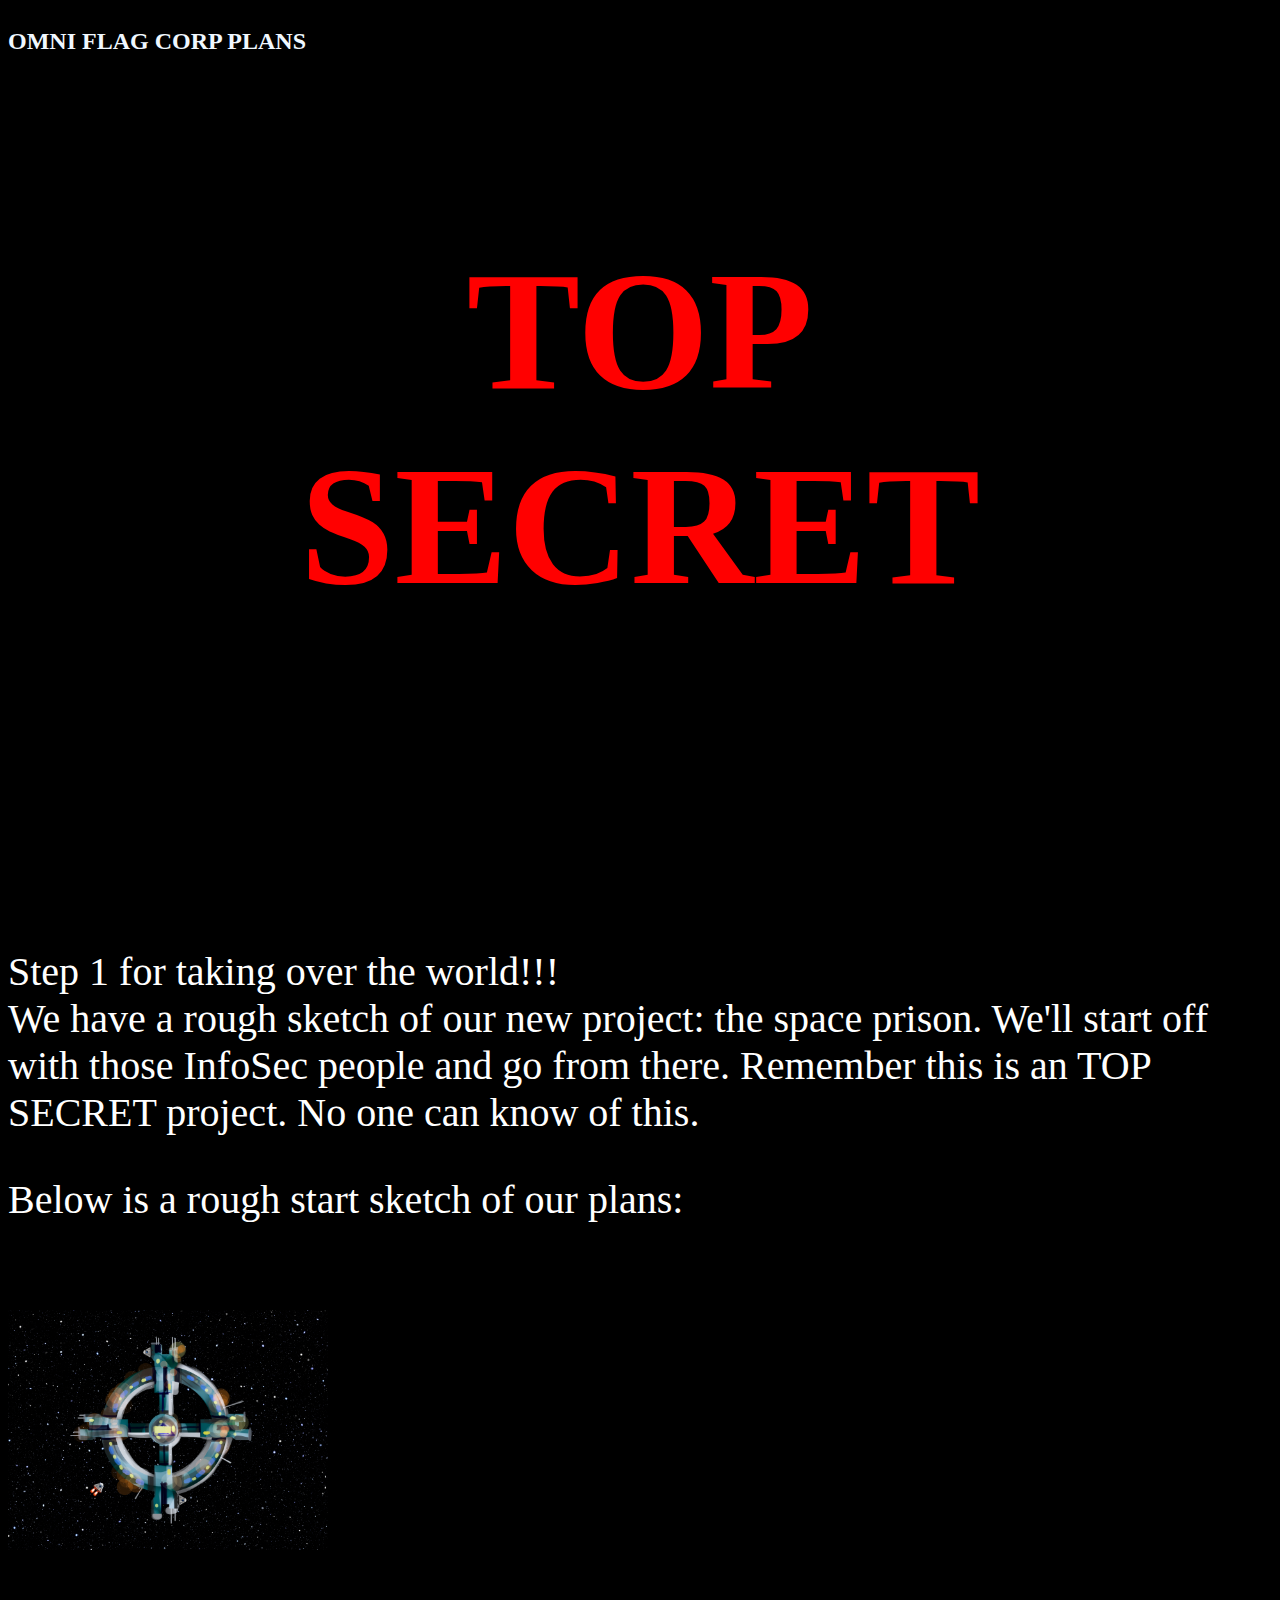
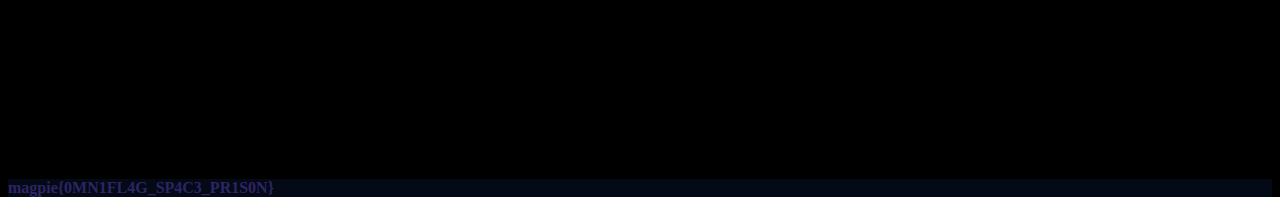
<file: challenges/OSINT/space-plan/source/index.html>
<!DOCTYPE html>
<html lang="en">
    <head>
        <meta charset="UTF-8">
        <meta http-equiv="X-UA-Compatible" content="IE=edge">
        <meta name="viewport" content="width=device-width, initial-scale=1.0">
        <link rel="stylesheet" href="style.css">
    </head>

    <body>

            <div class="scrollbox">
                <h2 style="color: aliceblue;"> OMNI FLAG CORP PLANS</h2>
                <h1 class="secret" > TOP SECRET</h1>  
            </div>

            <div class="section-two">
                <p>
                    Step 1 for taking over the world!!!
                    <br/> 

                    We have a rough sketch of our new project: the space prison. We'll start off with
                    those InfoSec people and go from there. Remember this is an TOP SECRET project. No one can know of this.
                </p>

                <p>
                    Below is a rough start sketch of our plans:
                </p> 

                <br/>

                <img src="sketch.png" width="320" height="240" alt="OMNIFLAG Space Prison">
            </div>
            
            <footer class="footer">
                <h4 style="color:rgb(45, 36, 99)"> magpie{0MN1FL4G_SP4C3_PR1S0N}</h4>
            </footer>

       
    </body>
</html>
</file>
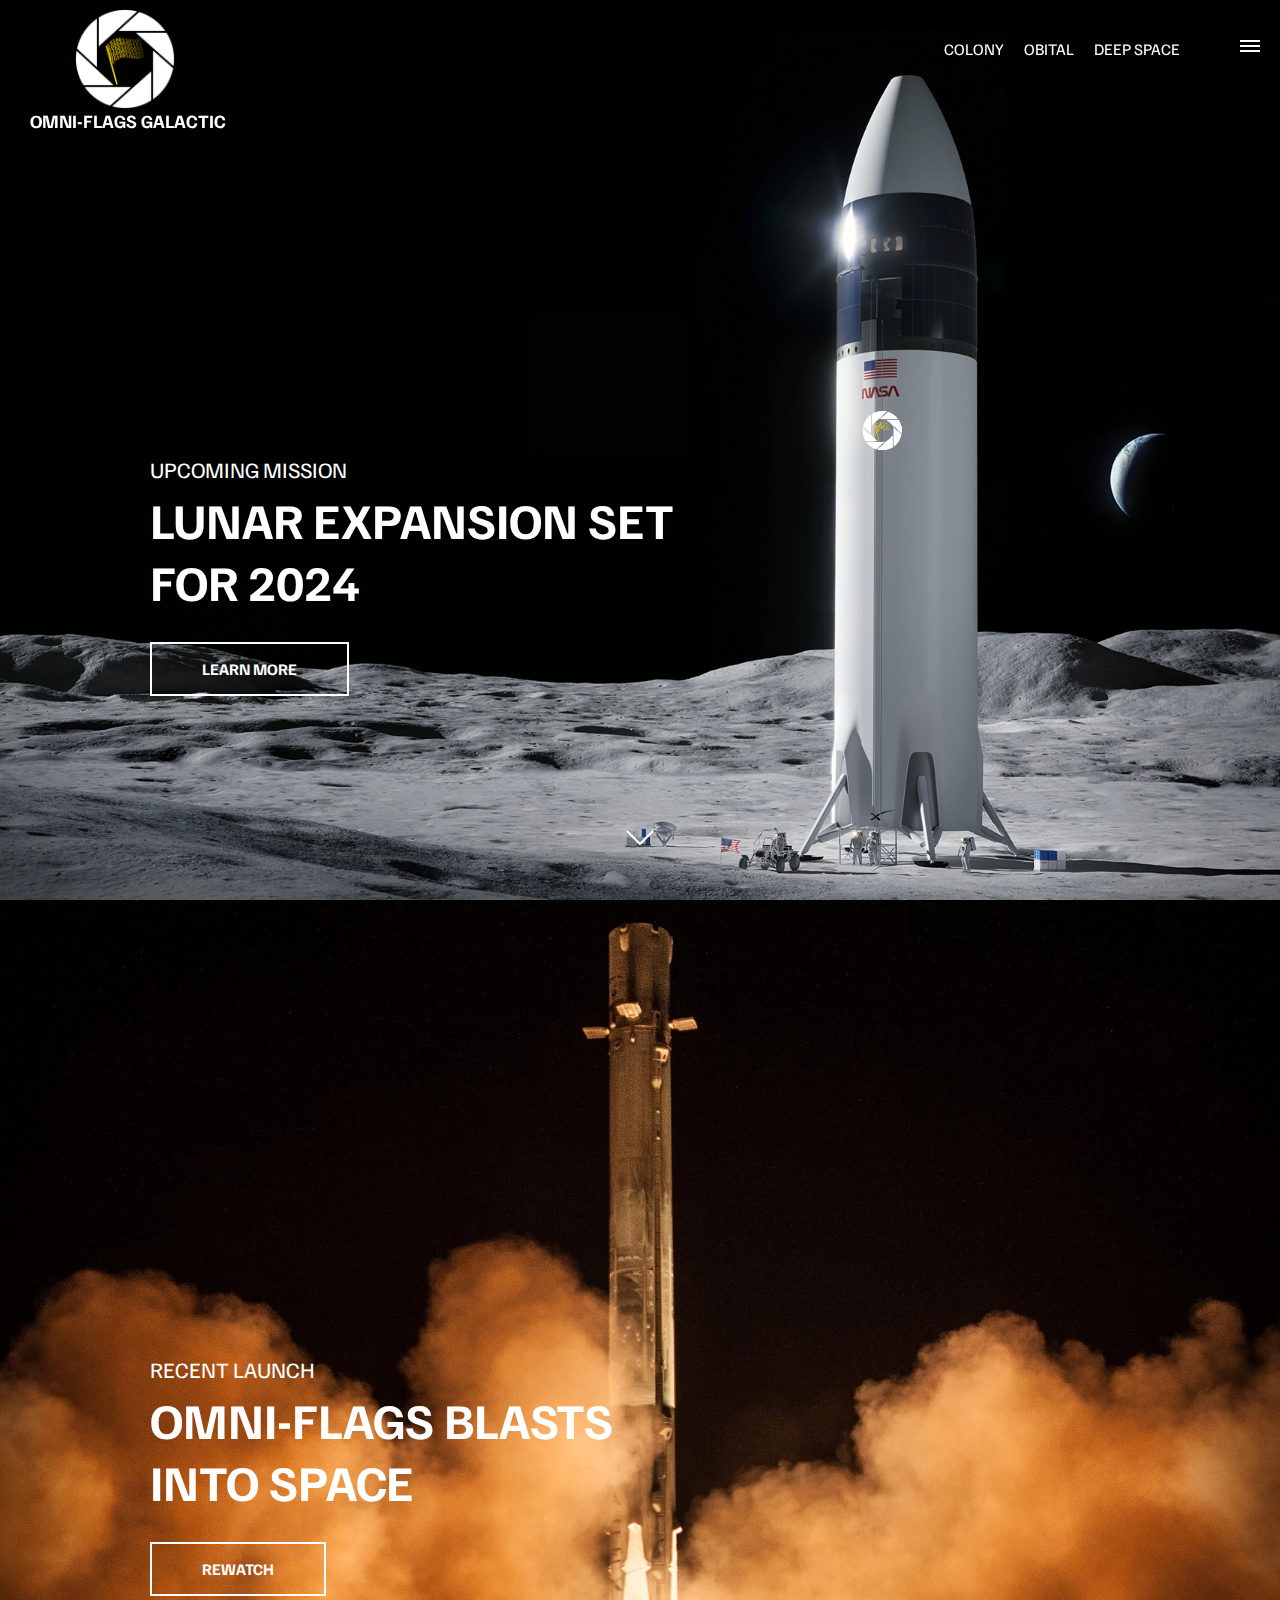
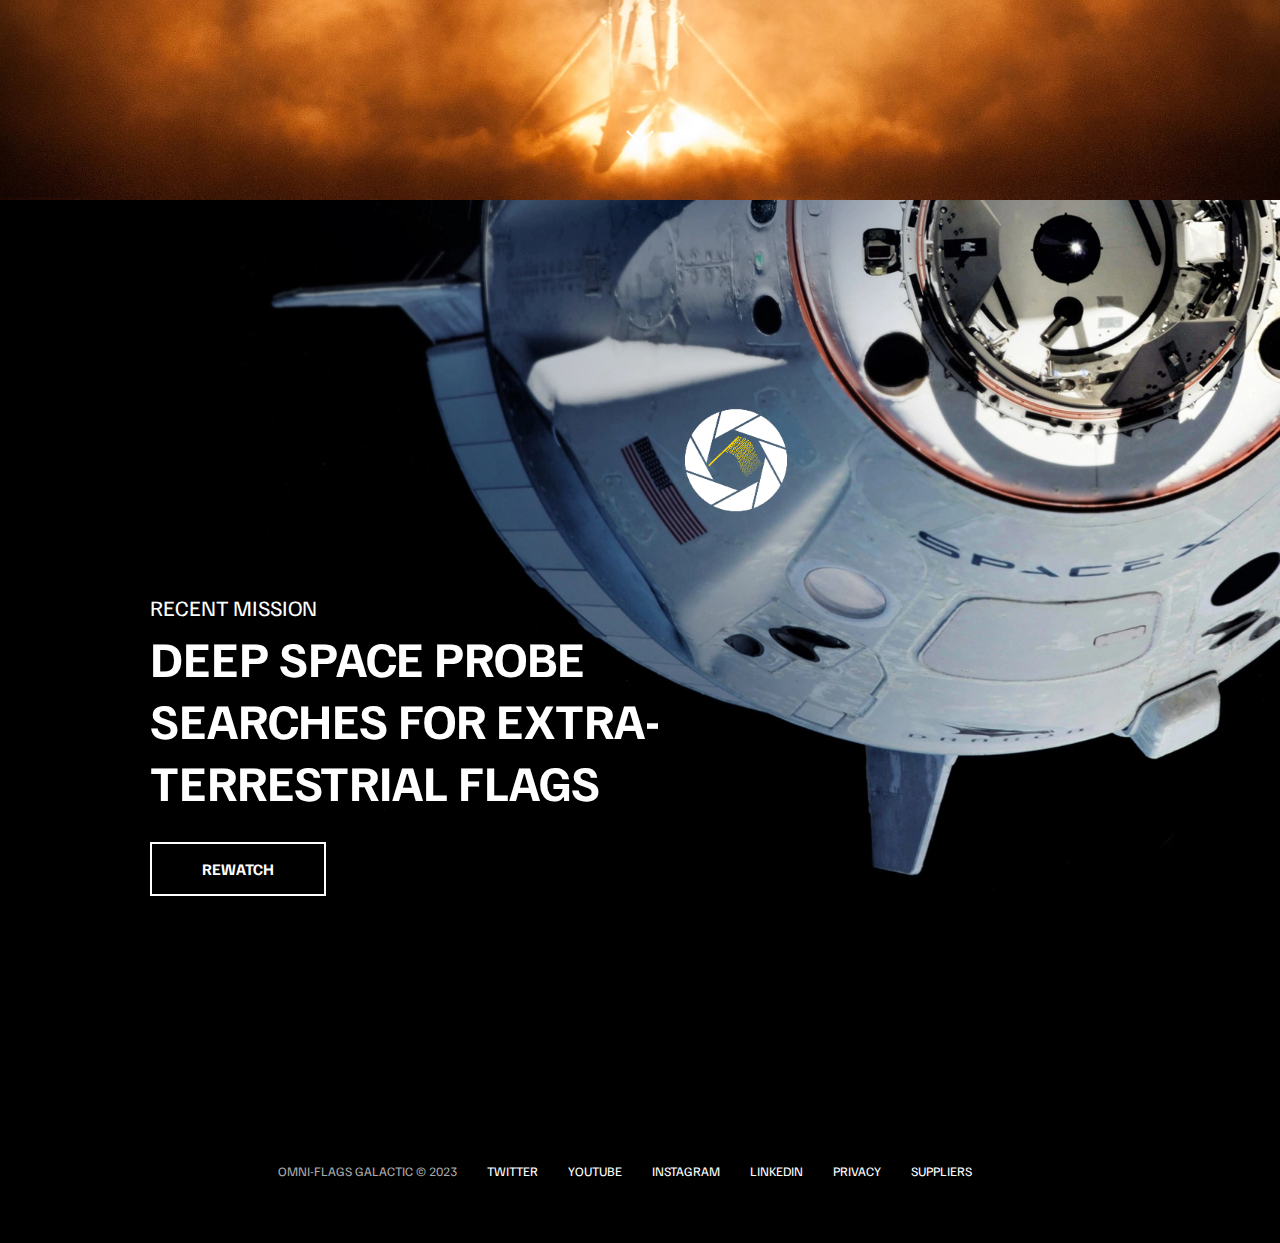
<file: challenges/web-exploitation/chocolate-chips-with-zeroG/source/index.html>
<!DOCTYPE html>
<html lang="en">
    <head>
        <meta charset="UTF-8">
        <meta http-equiv="X-UA-Compatible" content="IE=edge">
        <meta name="viewport" content="width=device-width, initial-scale=1.0">
        <link rel="stylesheet" href="css/style.css">
        <script src="js/script.js" defer></script>
        <title>Omni-Flags Galactic</title>
    </head>
    <body>
        <div id="overlay"></div>
        <div id="mobile-menu" class="mobile-main-menu">
            <ul>
                <li><a href="#">Mission</a></li>
                <li><a href="corporate.html">Investors</a></li>
                <li><a href="#">Careers</a></li>
                <li><a href="#">Flags</a></li>
                <li><a href="#">Shop</a></li>

                <li class="mobile-only"><a href="colony.html">Colony</a></li>
                <li class="mobile-only"><a href="orbital.html">Orbital</a></li>
                <li class="mobile-only"><a href="deep-space.html">Deep Space</a></li>
                <li class="mobile-only hidden"><a href="admin.html">Admin</a></li>
            </ul>
        </div>
        <header class="main-header">
            <div class="logo">
                <a href="index.html">
                    <img src="img/logo.png" alt="Omni-Flags Galactic" />
                </a>
                <h3>Omni-Flags Galactic</h2>
            </div>
            <nav class="desktop-main-menu">
                <ul>
                    <li class="hidden"><a href="admin.html">Admin</a></li>
                    <li><a href="colony.html">Colony</a></li>
                    <li><a href="orbital.html">Obital</a></li>
                    <li><a href="deep-space.html">Deep Space</a></li>
                </ul>
            </nav>
        </header>

        <!-- Hamburger Menu -->
        <button id="menu-btn" class="hamburger" type="button">
            <span class="hamburger-top"></span>
            <span class="hamburger-middle"></span>
            <span class="hamburger-bottom"></span>
        </button>

        <!-- Section A -->
        <section class="section-a">
            <div class="section-inner">
                <h4>Upcoming Mission</h4>
                <h2>Lunar Expansion set for 2024</h2>
                <a href="https://www.youtube.com/watch?v=dQw4w9WgXcQ" class="btn" target="_blank" rel="noreferrer noopener">
                    <div class="hover"></div>
                    <span>Learn More</span>
                </a>
            </div>
            <div class="scroll-arrow">
                <svg width="30px" height="20px">
                    <path
                        stroke="#ffffff"
                        fill="none"
                        stroke-width="2px"
                        d="M2.000,5.000 L15.000,18.000 L28.000,5.000 "
                        ></path>
                </svg>
            </div>
        </section>

        <!-- Section B -->
        <section class="section-b">
            <div class="section-inner">
                <h4>Recent Launch</h4>
                <h2>Omni-Flags Blasts Into Space</h2>
                <a href="https://www.youtube.com/watch?v=dQw4w9WgXcQ" class="btn" target="_blank" rel="noreferrer noopener">
                    <div class="hover"></div>
                    <span>Rewatch</span>
                </a>
            </div>
            <div class="scroll-arrow">
                <svg width="30px" height="20px">
                    <path
                        stroke="#ffffff"
                        fill="none"
                        stroke-width="2px"
                        d="M2.000,5.000 L15.000,18.000 L28.000,5.000 "
                        ></path>
                </svg>
            </div>
        </section>

        <!-- Section C -->
        <section class="section-c">
            <div class="section-inner">
                <h4>Recent Mission</h4>
                <h2>Deep Space Probe Searches for Extra-terrestrial Flags</h2>
                <a href="https://www.youtube.com/watch?v=dQw4w9WgXcQ" class="btn" target="_blank" rel="noreferrer noopener">
                    <div class="hover"></div>
                    <span>Rewatch</span>
                </a>
            </div>
        </section>

        <footer>
            <ul>
                <li>Omni-Flags Galactic &copy; 2023</li>
                <li><a href="#">Twitter</a></li>
                <li><a href="#">YouTube</a></li>
                <li><a href="#">Instagram</a></li>
                <li><a href="#">LinkedIn</a></li>
                <li><a href="#">Privacy</a></li>
                <li><a href="#">Suppliers</a></li>
            </ul>
        </footer>
    </body>
</html>
</file>
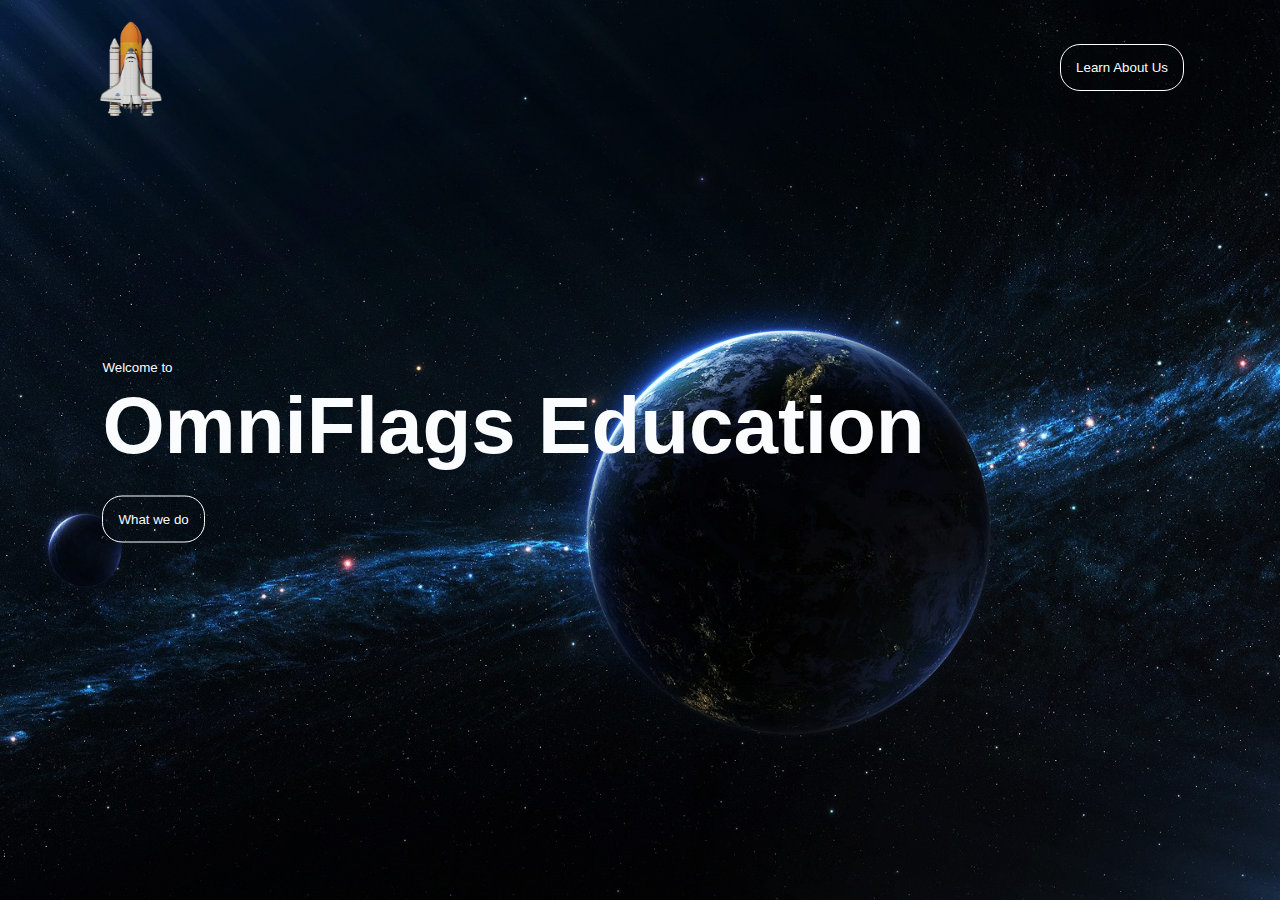
<file: challenges/web-exploitation/education-comes-first/public_html/index.html>
<!DOCTYPE html>
<html>
<head>
    <title>Omni Flags Edu</title>
    <link rel="icon" type="image/x-icon" href="./assets/img/ship.png">
    <link rel="stylesheet" href="./assets/css/home.css">
</head>
<body>
    <div class = "hero">
        <div class="navbar">
            <img src="./assets/img/ship.png" class="logo">
            <a href="./about.html"><button type="button">Learn About Us</button></a>
        </div>
        <div class="content">
            <small>Welcome to</small>          
            <div class="name">
                <h1>OmniFlags Education</h1>
            </div>
            <a href="./whatWeDo.html"><button type="button">What we do</button></a>
        </div>
        <!--
        <div class="sidebar">
            <img src="" alt="">
        </div>
    -->
       <div class="bubbles">
        <img src="./assets/img/bubble.png">
        <img src="./assets/img/bubble.png">
        <img src="./assets/img/bubble.png">
        <img src="./assets/img/bubble.png">
        <img src="./assets/img/bubble.png">
        <img src="./assets/img/bubble.png">
        <img src="./assets/img/bubble.png">
       </div> 
    </div>
    <script src="./assets/js/flash.js"></script>
</body>
</html>
</file>
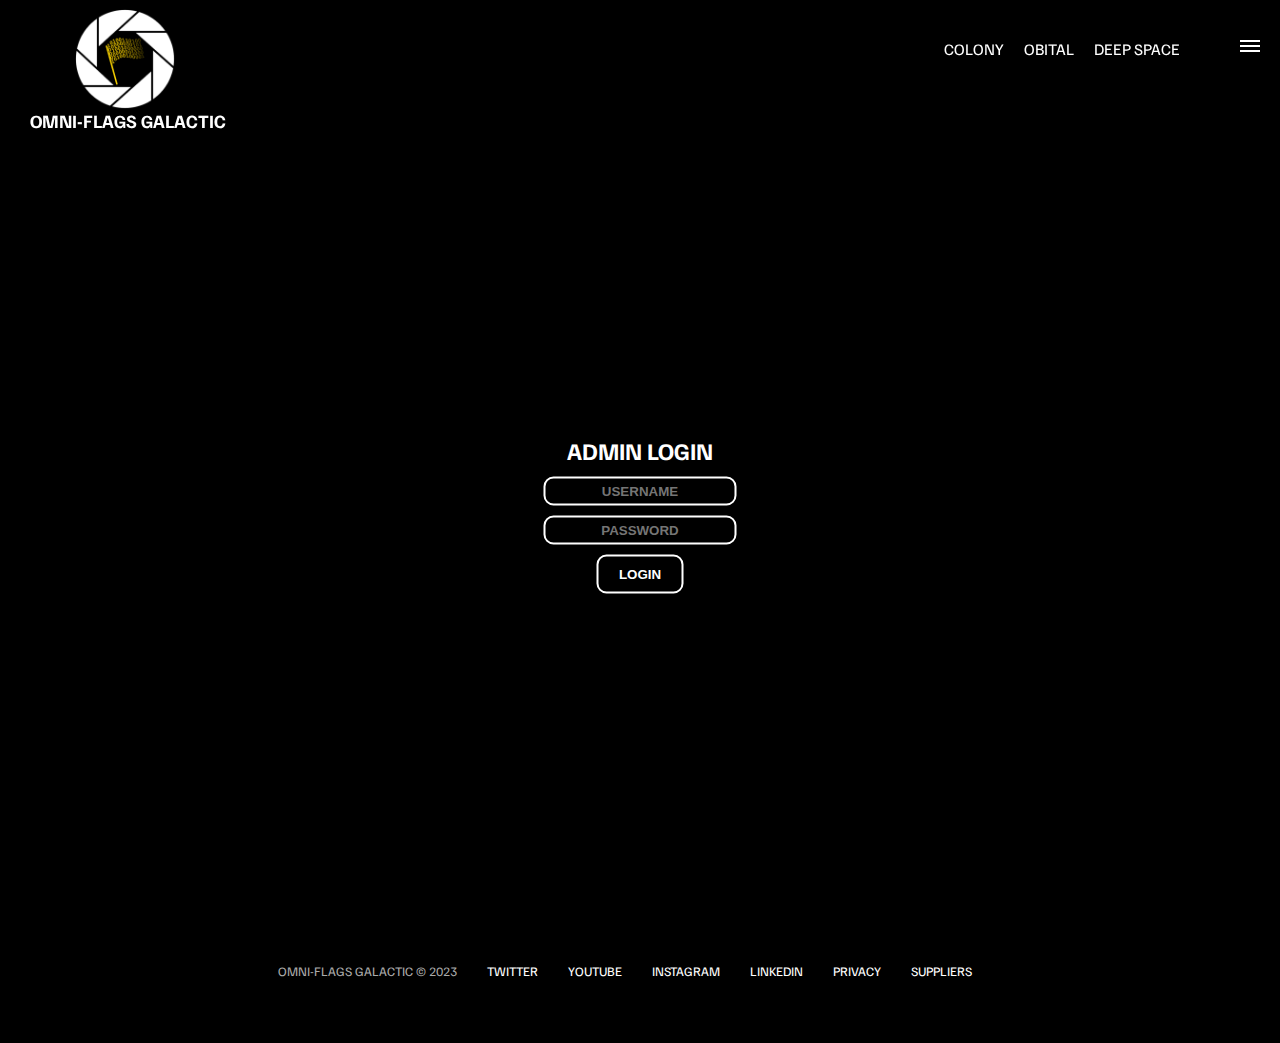
<file: challenges/web-exploitation/chocolate-chips-with-zeroG/source/admin.html>
<!DOCTYPE html>
<html lang="en">
    <head>
        <meta charset="UTF-8">
        <meta http-equiv="X-UA-Compatible" content="IE=edge">
        <meta name="viewport" content="width=device-width, initial-scale=1.0">
        <link rel="stylesheet" href="css/style.css">
        <script src="js/script.js" defer></script>
        <title>Omni-Flags Galactic</title>
    </head>
    <body>
        <div id="overlay"></div>
        <div id="mobile-menu" class="mobile-main-menu">
            <ul>
                <li><a href="#">Mission</a></li>
                <li><a href="corporate.html">Investors</a></li>
                <li><a href="#">Careers</a></li>
                <li><a href="#">Flags</a></li>
                <li><a href="#">Shop</a></li>

                <li class="mobile-only"><a href="colony.html">Colony</a></li>
                <li class="mobile-only"><a href="orbital.html">Orbital</a></li>
                <li class="mobile-only"><a href="deep-space.html">Deep Space</a></li>
                <li class="mobile-only hidden"><a href="admin.html">Admin</a></li>
            </ul>
        </div>
        <header class="main-header">
            <div class="logo">
                <a href="index.html">
                    <img src="img/logo.png" alt="Omni-Flags Galactic" />
                </a>
                <h3>Omni-Flags Galactic</h2>
            </div>
            <nav class="desktop-main-menu">
                <ul>
                    <li class="hidden"><a href="admin.html">Admin</a></li>
                    <li><a href="colony.html">Colony</a></li>
                    <li><a href="orbital.html">Obital</a></li>
                    <li><a href="deep-space.html">Deep Space</a></li>
                </ul>
            </nav>
        </header>

        <!-- Hamburger Menu -->
        <button id="menu-btn" class="hamburger" type="button">
            <span class="hamburger-top"></span>
            <span class="hamburger-middle"></span>
            <span class="hamburger-bottom"></span>
        </button>

        <section></section>
        <div class="section-inner-center">
            <h2>Admin Login</h2>
            <form id="login-form" method="POST">
                <div class="login">
                    <input id="username" type="text" name="username" placeholder="USERNAME" required />
                    <input id="password" type="password" name="password" placeholder="PASSWORD" required />
                    <input class="hover" type="submit" value="LOGIN" />
                </div>
            </form>
        </div>

        <footer>
            <ul>
                <li>Omni-Flags Galactic &copy; 2023</li>
                <li><a href="#">Twitter</a></li>
                <li><a href="#">YouTube</a></li>
                <li><a href="#">Instagram</a></li>
                <li><a href="#">LinkedIn</a></li>
                <li><a href="#">Privacy</a></li>
                <li><a href="#">Suppliers</a></li>
            </ul>
        </footer>
    </body>
</html>
</file>
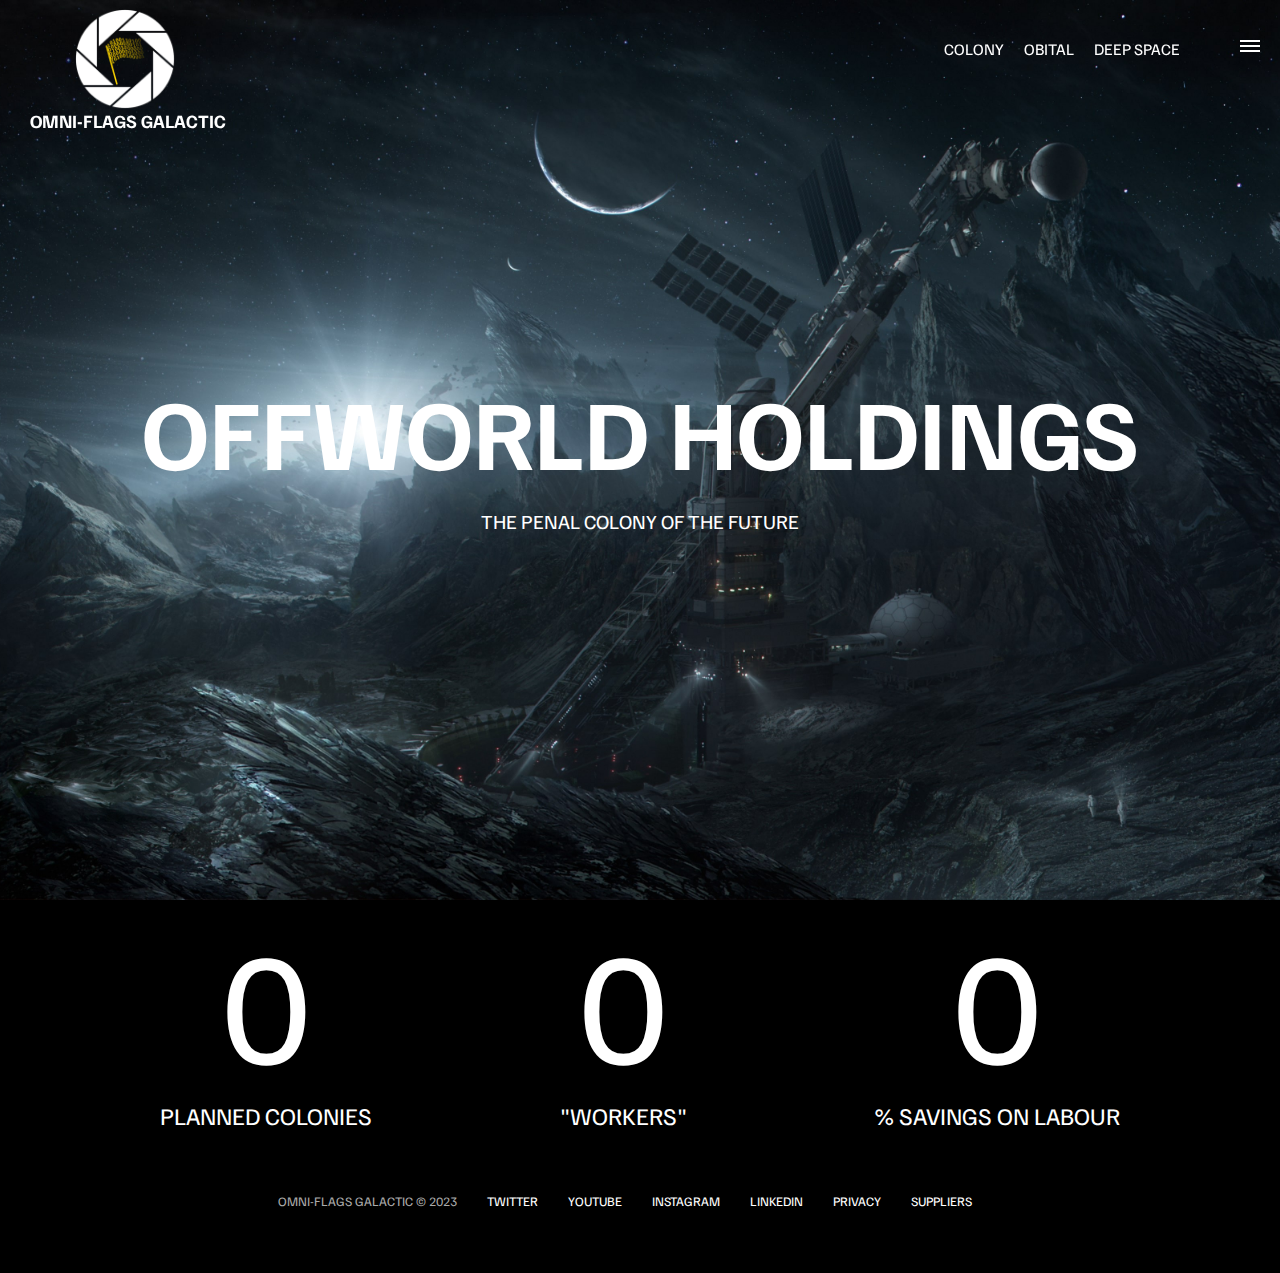
<file: challenges/web-exploitation/chocolate-chips-with-zeroG/source/colony.html>
<!DOCTYPE html>
<html lang="en">
    <head>
        <meta charset="UTF-8">
        <meta http-equiv="X-UA-Compatible" content="IE=edge">
        <meta name="viewport" content="width=device-width, initial-scale=1.0">
        <link rel="stylesheet" href="css/style.css">
        <script src="js/script.js" defer></script>
        <title>Omni-Flags Galactic</title>
    </head>
    <body>
        <div id="overlay"></div>
        <div id="mobile-menu" class="mobile-main-menu">
            <ul>
                <li><a href="#">Mission</a></li>
                <li><a href="corporate.html">Investors</a></li>
                <li><a href="#">Careers</a></li>
                <li><a href="#">Flags</a></li>
                <li><a href="#">Shop</a></li>

                <li class="mobile-only"><a href="colony.html">Colony</a></li>
                <li class="mobile-only"><a href="orbital.html">Orbital</a></li>
                <li class="mobile-only"><a href="deep-space.html">Deep Space</a></li>
                <li class="mobile-only hidden"><a href="admin.html">Admin</a></li>
            </ul>
        </div>
        <header class="main-header">
            <div class="logo">
                <a href="index.html">
                    <img src="img/logo.png" alt="Omni-Flags Galactic" />
                </a>
                <h3>Omni-Flags Galactic</h2>
            </div>
            <nav class="desktop-main-menu">
                <ul>
                    <li class="hidden"><a href="admin.html">Admin</a></li>
                    <li><a href="colony.html">Colony</a></li>
                    <li><a href="orbital.html">Obital</a></li>
                    <li><a href="deep-space.html">Deep Space</a></li>
                </ul>
            </nav>
        </header>

        <!-- Hamburger Menu -->
        <button id="menu-btn" class="hamburger" type="button">
            <span class="hamburger-top"></span>
            <span class="hamburger-middle"></span>
            <span class="hamburger-bottom"></span>
        </button>

        <section class="section-animate bg-colony"></section>
        <div class="section-inner-center">
            <h3>Offworld Holdings</h3>
            <p>The Penal colony of the future</p>
        </div>
        
        <div class="stats">
            <div>
                <span class="counter" data-target="4">0</span>
                <h4>Planned Colonies</h4>
            </div>
            <div>
                <span class="counter" data-target="450">0</span>
                <h4>"Workers"</h4>
            </div>
            <div>
                <span class="counter" data-target="100">0</span>
                <h4>% Savings on Labour</h4>
            </div>
        </div>

        <footer>
            <ul>
                <li>Omni-Flags Galactic &copy; 2023</li>
                <li><a href="#">Twitter</a></li>
                <li><a href="#">YouTube</a></li>
                <li><a href="#">Instagram</a></li>
                <li><a href="#">LinkedIn</a></li>
                <li><a href="#">Privacy</a></li>
                <li><a href="#">Suppliers</a></li>
            </ul>
        </footer>
    </body>
</html>
</file>
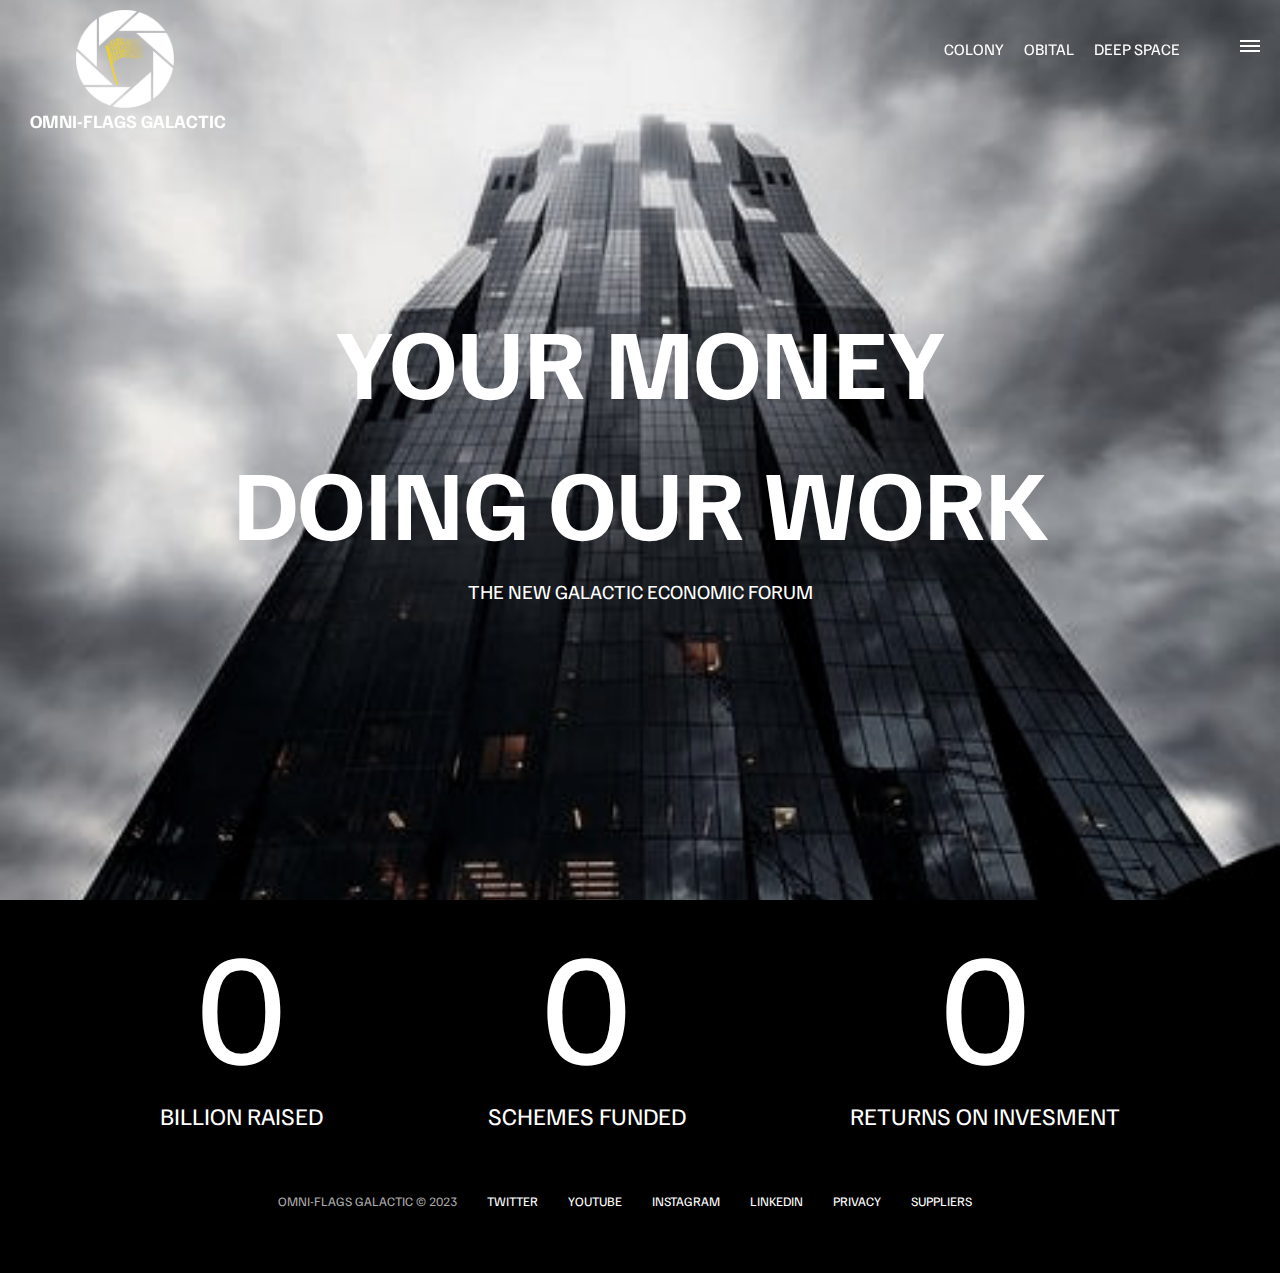
<file: challenges/web-exploitation/chocolate-chips-with-zeroG/source/corporate.html>
<!DOCTYPE html>
<html lang="en">
    <head>
        <meta charset="UTF-8">
        <meta http-equiv="X-UA-Compatible" content="IE=edge">
        <meta name="viewport" content="width=device-width, initial-scale=1.0">
        <link rel="stylesheet" href="css/style.css">
        <script src="js/script.js" defer></script>
        <title>Omni-Flags Galactic</title>
    </head>
    <body>
        <div id="overlay"></div>
        <div id="mobile-menu" class="mobile-main-menu">
            <ul>
                <li><a href="#">Mission</a></li>
                <li><a href="corporate.html">Investors</a></li>
                <li><a href="#">Careers</a></li>
                <li><a href="#">Flags</a></li>
                <li><a href="#">Shop</a></li>

                <li class="mobile-only"><a href="colony.html">Colony</a></li>
                <li class="mobile-only"><a href="orbital.html">Orbital</a></li>
                <li class="mobile-only"><a href="deep-space.html">Deep Space</a></li>
                <li class="mobile-only hidden"><a href="admin.html">Admin</a></li>
            </ul>
        </div>
        <header class="main-header">
            <div class="logo">
                <a href="index.html">
                    <img src="img/logo.png" alt="Omni-Flags Galactic" />
                </a>
                <h3>Omni-Flags Galactic</h2>
            </div>
            <nav class="desktop-main-menu">
                <ul>
                    <li class="hidden"><a href="admin.html">Admin</a></li>
                    <li><a href="colony.html">Colony</a></li>
                    <li><a href="orbital.html">Obital</a></li>
                    <li><a href="deep-space.html">Deep Space</a></li>
                </ul>
            </nav>
        </header>

        <!-- Hamburger Menu -->
        <button id="menu-btn" class="hamburger" type="button">
            <span class="hamburger-top"></span>
            <span class="hamburger-middle"></span>
            <span class="hamburger-bottom"></span>
        </button>

        <section class="section-animate bg-corporate"></section>
        <div class="section-inner-center">
            <h3>Your Money</h3>
            <h3>Doing our work</h3>
            <p>The New Galactic Economic Forum</p>
        </div>
        
        <div class="stats">
            <div>
                <span class="counter" data-target="5">0</span>
                <h4>Billion Raised</h4>
            </div>
            <div>
                <span class="counter" data-target="22">0</span>
                <h4>Schemes funded</h4>
            </div>
            <div>
                <span class="counter" data-target="3">0</span>
                <h4>Returns on Invesment</h4>
            </div>
        </div>

        <footer>
            <ul>
                <li>Omni-Flags Galactic &copy; 2023</li>
                <li><a href="#">Twitter</a></li>
                <li><a href="#">YouTube</a></li>
                <li><a href="#">Instagram</a></li>
                <li><a href="#">LinkedIn</a></li>
                <li><a href="#">Privacy</a></li>
                <li><a href="#">Suppliers</a></li>
            </ul>
        </footer>
    </body>
</html>
</file>
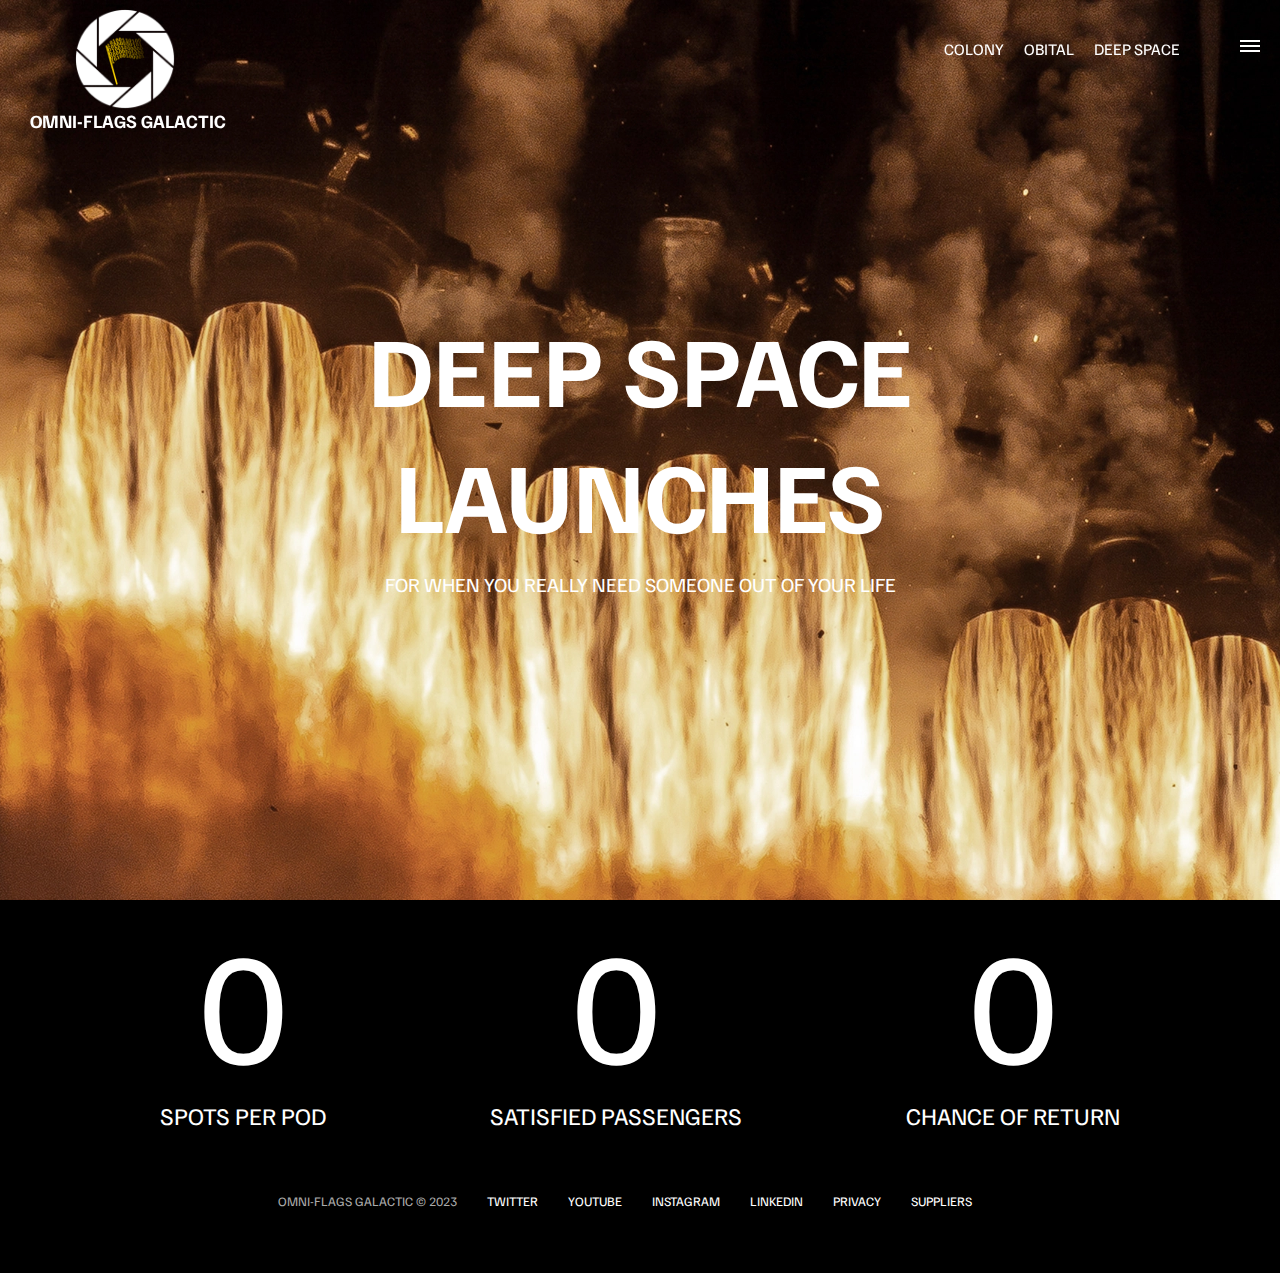
<file: challenges/web-exploitation/chocolate-chips-with-zeroG/source/deep-space.html>
<!DOCTYPE html>
<html lang="en">
    <head>
        <meta charset="UTF-8">
        <meta http-equiv="X-UA-Compatible" content="IE=edge">
        <meta name="viewport" content="width=device-width, initial-scale=1.0">
        <link rel="stylesheet" href="css/style.css">
        <script src="js/script.js" defer></script>
        <title>Omni-Flags Galactic</title>
    </head>
    <body>
        <div id="overlay"></div>
        <div id="mobile-menu" class="mobile-main-menu">
            <ul>
                <li><a href="#">Mission</a></li>
                <li><a href="corporate.html">Investors</a></li>
                <li><a href="#">Careers</a></li>
                <li><a href="#">Flags</a></li>
                <li><a href="#">Shop</a></li>

                <li class="mobile-only"><a href="colony.html">Colony</a></li>
                <li class="mobile-only"><a href="orbital.html">Orbital</a></li>
                <li class="mobile-only"><a href="deep-space.html">Deep Space</a></li>
                <li class="mobile-only hidden"><a href="admin.html">Admin</a></li>
            </ul>
        </div>
        <header class="main-header">
            <div class="logo">
                <a href="index.html">
                    <img src="img/logo.png" alt="Omni-Flags Galactic" />
                </a>
                <h3>Omni-Flags Galactic</h2>
            </div>
            <nav class="desktop-main-menu">
                <ul>
                    <li class="hidden"><a href="admin.html">Admin</a></li>
                    <li><a href="colony.html">Colony</a></li>
                    <li><a href="orbital.html">Obital</a></li>
                    <li><a href="deep-space.html">Deep Space</a></li>
                </ul>
            </nav>
        </header>

        <!-- Hamburger Menu -->
        <button id="menu-btn" class="hamburger" type="button">
            <span class="hamburger-top"></span>
            <span class="hamburger-middle"></span>
            <span class="hamburger-bottom"></span>
        </button>

        <section class="section-animate bg-deepSpace"></section>
        <div class="section-inner-center">
            <h3>Deep Space Launches</h3>
            <p>For when you really need someone out of your life</p>
        </div>
        
        <div class="stats">
            <div>
                <span class="counter" data-target="4">0</span>
                <h4>Spots per Pod</h4>
            </div>
            <div>
                <span class="counter" data-target="6">0</span>
                <h4>Satisfied passengers</h4>
            </div>
            <div>
                <span class="counter" data-target="0">0</span>
                <h4>Chance of Return</h4>
            </div>
        </div>

        <footer>
            <ul>
                <li>Omni-Flags Galactic &copy; 2023</li>
                <li><a href="#">Twitter</a></li>
                <li><a href="#">YouTube</a></li>
                <li><a href="#">Instagram</a></li>
                <li><a href="#">LinkedIn</a></li>
                <li><a href="#">Privacy</a></li>
                <li><a href="#">Suppliers</a></li>
            </ul>
        </footer>
    </body>
</html>
</file>
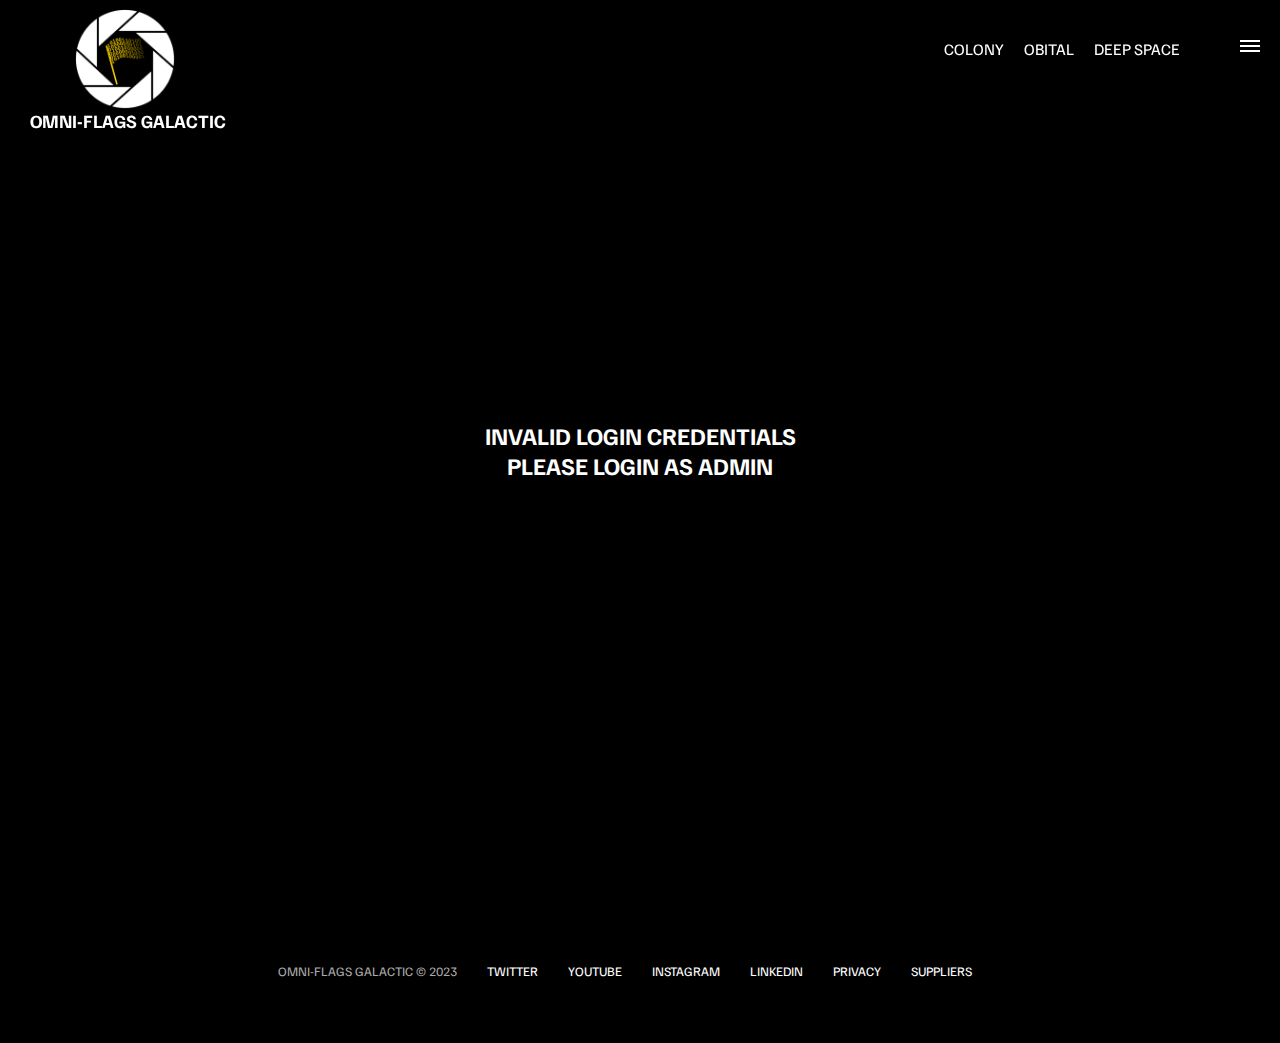
<file: challenges/web-exploitation/chocolate-chips-with-zeroG/source/denied.html>
<!DOCTYPE html>
<html lang="en">
    <head>
        <meta charset="UTF-8">
        <meta http-equiv="X-UA-Compatible" content="IE=edge">
        <meta name="viewport" content="width=device-width, initial-scale=1.0">
        <link rel="stylesheet" href="css/style.css">
        <script src="js/script.js" defer></script>
        <title>Omni-Flags Galactic</title>
    </head>
    <body>
        <div id="overlay"></div>
        <div id="mobile-menu" class="mobile-main-menu">
            <ul>
                <li><a href="#">Mission</a></li>
                <li><a href="corporate.html">Investors</a></li>
                <li><a href="#">Careers</a></li>
                <li><a href="#">Flags</a></li>
                <li><a href="#">Shop</a></li>

                <li class="mobile-only"><a href="colony.html">Colony</a></li>
                <li class="mobile-only"><a href="orbital.html">Orbital</a></li>
                <li class="mobile-only"><a href="deep-space.html">Deep Space</a></li>
                <li class="mobile-only hidden"><a href="admin.html">Admin</a></li>
            </ul>
        </div>
        <header class="main-header">
            <div class="logo">
                <a href="index.html">
                    <img src="img/logo.png" alt="Omni-Flags Galactic" />
                </a>
                <h3>Omni-Flags Galactic</h2>
            </div>
            <nav class="desktop-main-menu">
                <ul>
                    <li class="hidden"><a href="admin.html">Admin</a></li>
                    <li><a href="colony.html">Colony</a></li>
                    <li><a href="orbital.html">Obital</a></li>
                    <li><a href="deep-space.html">Deep Space</a></li>
                </ul>
            </nav>
        </header>

        <!-- Hamburger Menu -->
        <button id="menu-btn" class="hamburger" type="button">
            <span class="hamburger-top"></span>
            <span class="hamburger-middle"></span>
            <span class="hamburger-bottom"></span>
        </button>

        <section></section>
        <div class="section-inner-center">
            <h2>Invalid Login Credentials</h2>
            <h2>Please login as Admin</h2>
        </div>

        <footer>
            <ul>
                <li>Omni-Flags Galactic &copy; 2023</li>
                <li><a href="#">Twitter</a></li>
                <li><a href="#">YouTube</a></li>
                <li><a href="#">Instagram</a></li>
                <li><a href="#">LinkedIn</a></li>
                <li><a href="#">Privacy</a></li>
                <li><a href="#">Suppliers</a></li>
            </ul>
        </footer>
    </body>
</html>
</file>
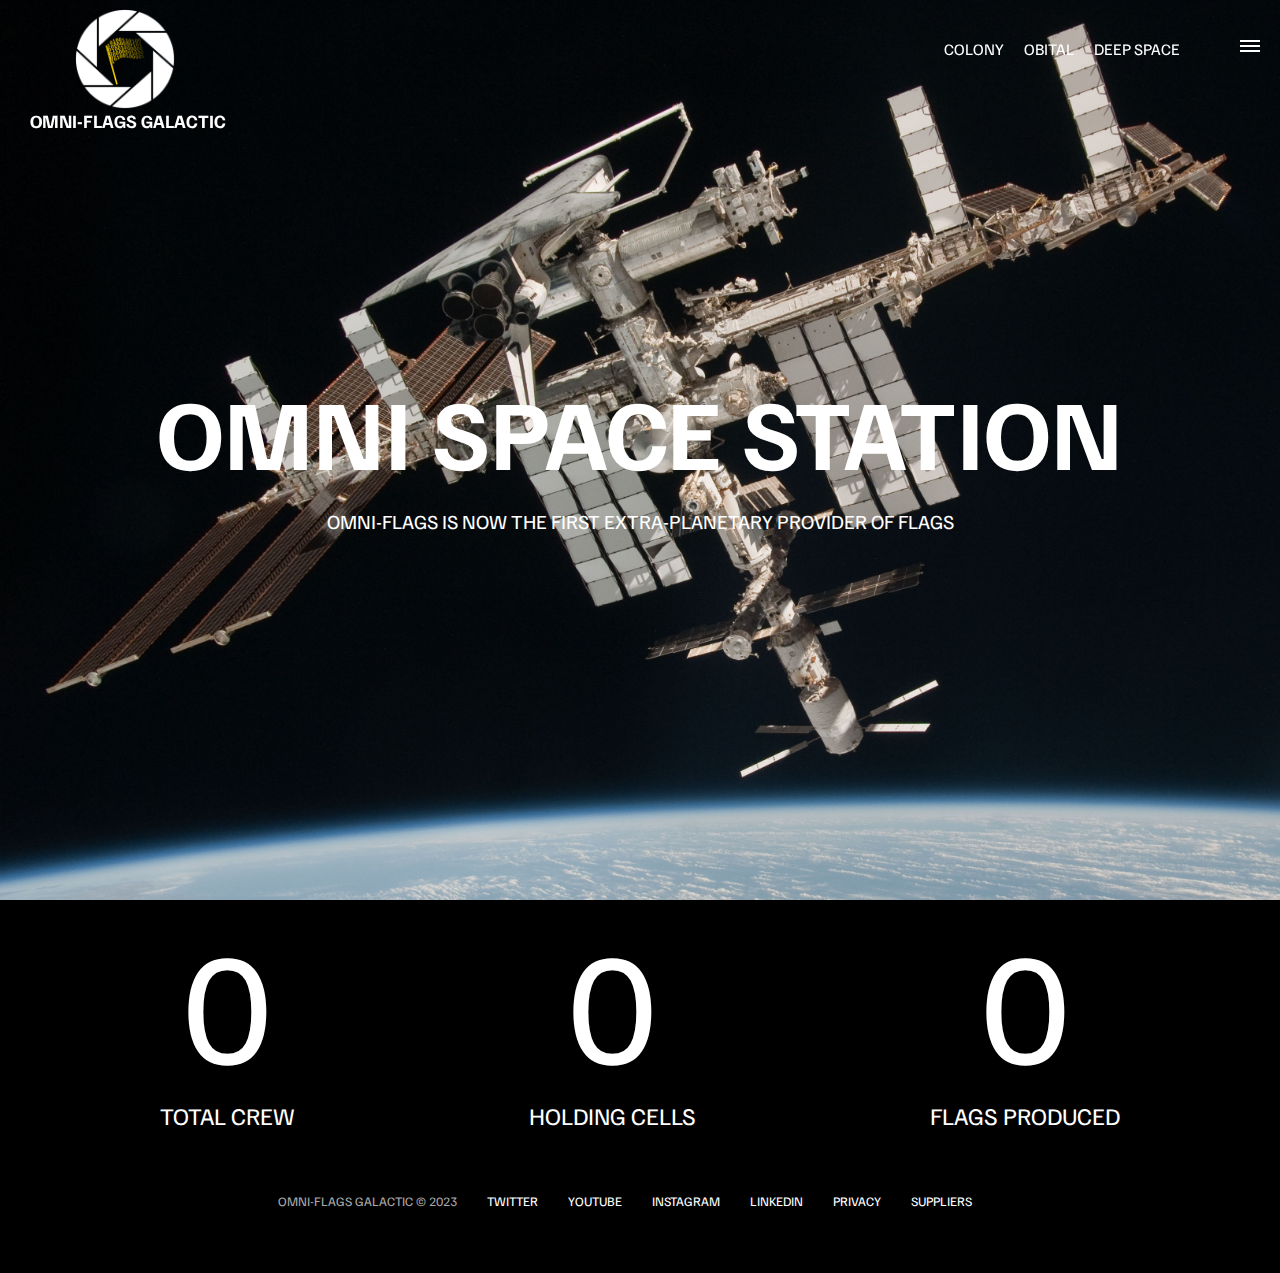
<file: challenges/web-exploitation/chocolate-chips-with-zeroG/source/orbital.html>
<!DOCTYPE html>
<html lang="en">
    <head>
        <meta charset="UTF-8">
        <meta http-equiv="X-UA-Compatible" content="IE=edge">
        <meta name="viewport" content="width=device-width, initial-scale=1.0">
        <link rel="stylesheet" href="css/style.css">
        <script src="js/script.js" defer></script>
        <title>Omni-Flags Galactic</title>
    </head>
    <body>
        <div id="overlay"></div>
        <div id="mobile-menu" class="mobile-main-menu">
            <ul>
                <li><a href="#">Mission</a></li>
                <li><a href="corporate.html">Investors</a></li>
                <li><a href="#">Careers</a></li>
                <li><a href="#">Flags</a></li>
                <li><a href="#">Shop</a></li>

                <li class="mobile-only"><a href="colony.html">Colony</a></li>
                <li class="mobile-only"><a href="orbital.html">Orbital</a></li>
                <li class="mobile-only"><a href="deep-space.html">Deep Space</a></li>
                <li class="mobile-only hidden"><a href="admin.html">Admin</a></li>
            </ul>
        </div>
        <header class="main-header">
            <div class="logo">
                <a href="index.html">
                    <img src="img/logo.png" alt="Omni-Flags Galactic" />
                </a>
                <h3>Omni-Flags Galactic</h2>
            </div>
            <nav class="desktop-main-menu">
                <ul>
                    <li class="hidden"><a href="admin.html">Admin</a></li>
                    <li><a href="colony.html">Colony</a></li>
                    <li><a href="orbital.html">Obital</a></li>
                    <li><a href="deep-space.html">Deep Space</a></li>
                </ul>
            </nav>
        </header>

        <!-- Hamburger Menu -->
        <button id="menu-btn" class="hamburger" type="button">
            <span class="hamburger-top"></span>
            <span class="hamburger-middle"></span>
            <span class="hamburger-bottom"></span>
        </button>

        <section class="section-animate bg-orbital"></section>
        <div class="section-inner-center">
            <h3>Omni Space Station</h3>
            <p>Omni-Flags is now the first extra-planetary provider of flags</p>
        </div>
        
        <div class="stats">
            <div>
                <span class="counter" data-target="5">0</span>
                <h4>Total Crew</h4>
            </div>
            <div>
                <span class="counter" data-target="10">0</span>
                <h4>Holding Cells</h4>
            </div>
            <div>
                <span class="counter" data-target="103">0</span>
                <h4>Flags Produced</h4>
            </div>
        </div>

        <footer>
            <ul>
                <li>Omni-Flags Galactic &copy; 2023</li>
                <li><a href="#">Twitter</a></li>
                <li><a href="#">YouTube</a></li>
                <li><a href="#">Instagram</a></li>
                <li><a href="#">LinkedIn</a></li>
                <li><a href="#">Privacy</a></li>
                <li><a href="#">Suppliers</a></li>
            </ul>
        </footer>
    </body>
</html>
</file>
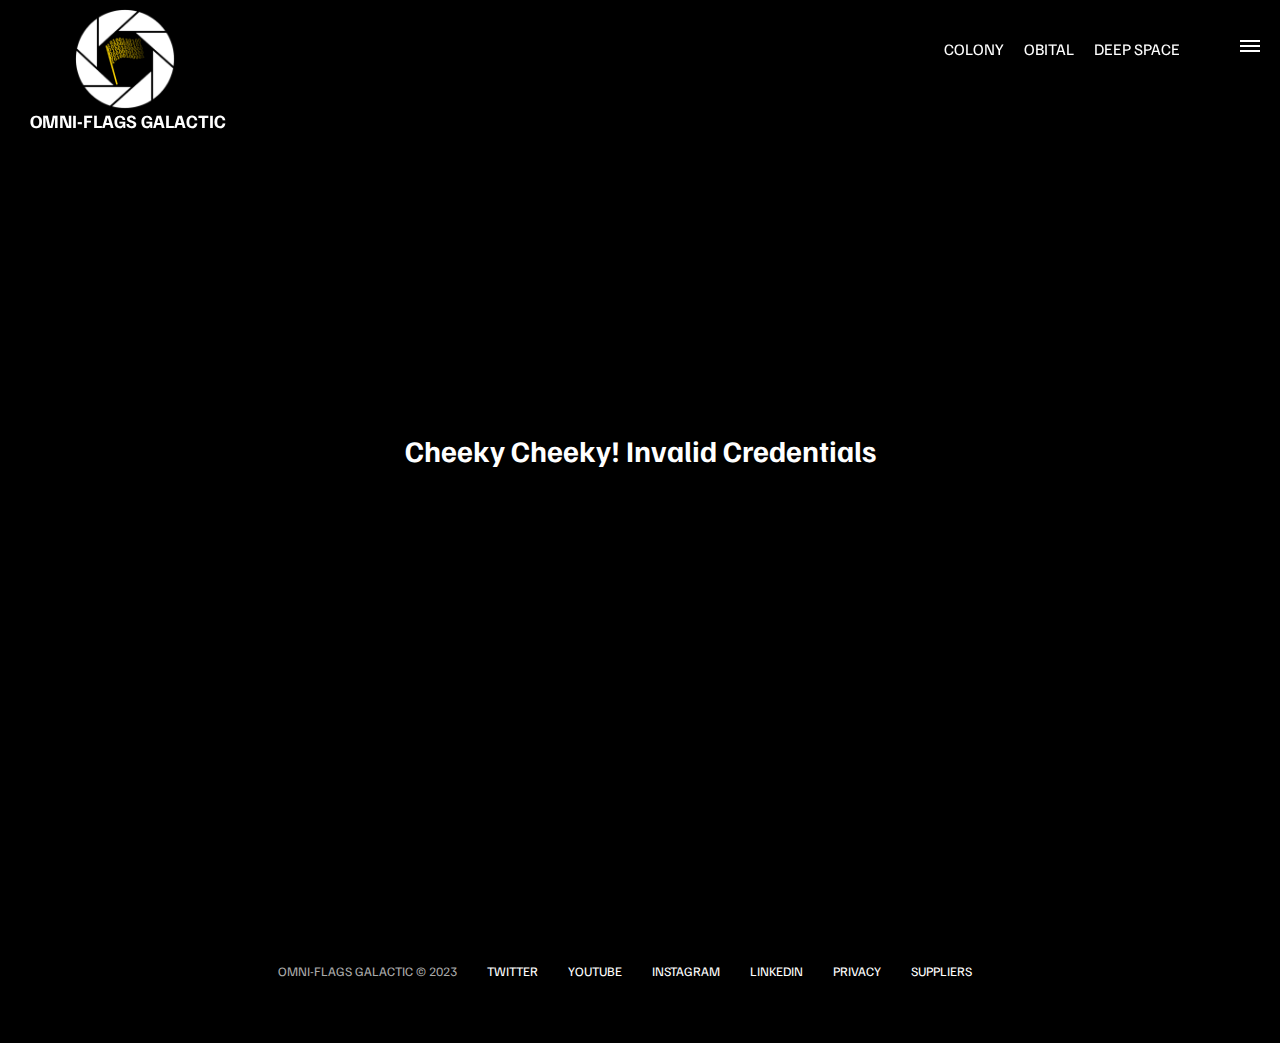
<file: challenges/web-exploitation/chocolate-chips-with-zeroG/source/panel.html>
<!DOCTYPE html>
<html lang="en">
    <head>
        <meta charset="UTF-8">
        <meta http-equiv="X-UA-Compatible" content="IE=edge">
        <meta name="viewport" content="width=device-width, initial-scale=1.0">
        <link rel="stylesheet" href="css/style.css">
        <script src="js/script.js" defer></script>
        <title>Omni-Flags Galactic</title>
    </head>
    <body>
        <div id="overlay"></div>
        <div id="mobile-menu" class="mobile-main-menu">
            <ul>
                <li><a href="#">Mission</a></li>
                <li><a href="corporate.html">Investors</a></li>
                <li><a href="#">Careers</a></li>
                <li><a href="#">Flags</a></li>
                <li><a href="#">Shop</a></li>

                <li class="mobile-only"><a href="colony.html">Colony</a></li>
                <li class="mobile-only"><a href="orbital.html">Orbital</a></li>
                <li class="mobile-only"><a href="deep-space.html">Deep Space</a></li>
                <li class="mobile-only hidden"><a href="admin.html">Admin</a></li>
            </ul>
        </div>
        <header class="main-header">
            <div class="logo">
                <a href="index.html">
                    <img src="img/logo.png" alt="Omni-Flags Galactic" />
                </a>
                <h3>Omni-Flags Galactic</h2>
            </div>
            <nav class="desktop-main-menu">
                <ul>
                    <li class="hidden"><a href="admin.html">Admin</a></li>
                    <li><a href="colony.html">Colony</a></li>
                    <li><a href="orbital.html">Obital</a></li>
                    <li><a href="deep-space.html">Deep Space</a></li>
                </ul>
            </nav>
        </header>

        <!-- Hamburger Menu -->
        <button id="menu-btn" class="hamburger" type="button">
            <span class="hamburger-top"></span>
            <span class="hamburger-middle"></span>
            <span class="hamburger-bottom"></span>
        </button>

        <section></section>
        <div class="section-inner-center">
            <h6 id="correctly">Cheeky Cheeky! Invalid Credentials</h6>
        </div>

        <footer>
            <ul>
                <li>Omni-Flags Galactic &copy; 2023</li>
                <li><a href="#">Twitter</a></li>
                <li><a href="#">YouTube</a></li>
                <li><a href="#">Instagram</a></li>
                <li><a href="#">LinkedIn</a></li>
                <li><a href="#">Privacy</a></li>
                <li><a href="#">Suppliers</a></li>
            </ul>
        </footer>
        <script src="js/solved.js"></script>
    </body>
</html>
</file>
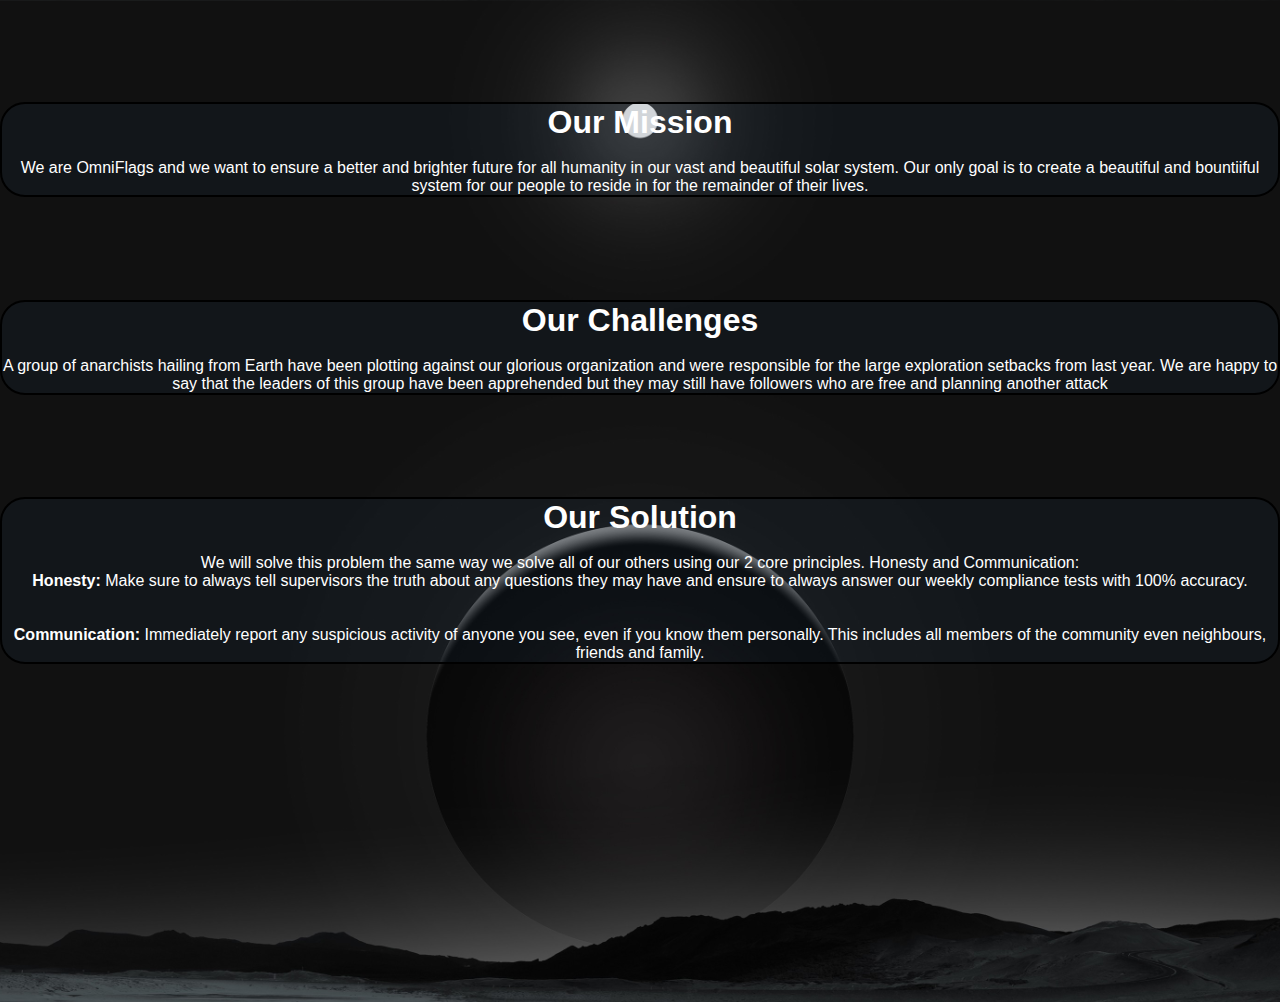
<file: challenges/web-exploitation/education-comes-first/public_html/about.html>
<!DOCTYPE html>
<html>
    <head>
        <title>Omni Flags Edu</title>
        <link rel="icon" type="image/x-icon" href="./assets/img/ship.png">
        <link rel="stylesheet" href="./assets/css/about.css">
    </head>
    <body>
       <div class="mission">
        <h1> Our Mission </h1>
        <br>
        <p> We are OmniFlags and we want to ensure a better and brighter future for all 
            humanity in our vast and beautiful solar system. Our only goal is to create a 
            beautiful and bountiiful system for our people to reside in for the remainder of
            their lives.
        </p>
       </div> 
       <div class="challenge">
        <h1 class="para2">Our Challenges</h1>
        <br>
        <p>A group of anarchists hailing from Earth have been plotting against our glorious organization and were responsible
            for the large exploration setbacks from last year. We are happy to say that the leaders of this group have been apprehended
            but they may still have followers who are free and planning another attack
        </p>
       </div>
       <div class="solution">
        <h1 class="para3">Our Solution</h1>
        <br>
        <p>We will solve this problem the same way we solve all of our others using our 2 core principles. Honesty and Communication:
            <ol>
                <li><b>Honesty:</b> Make sure to always tell supervisors the truth about any questions they may have
                    and ensure to always answer our weekly compliance tests with 100% accuracy.
                </li>
                <br>
                <br>
                <li><b>Communication:</b> Immediately report any suspicious activity of anyone you see, even if you know them personally. This includes
                    all members of the community even neighbours, friends and family.
                </li>
            </ol>
        </p>
       </div>
    </body>
</html>
</file>
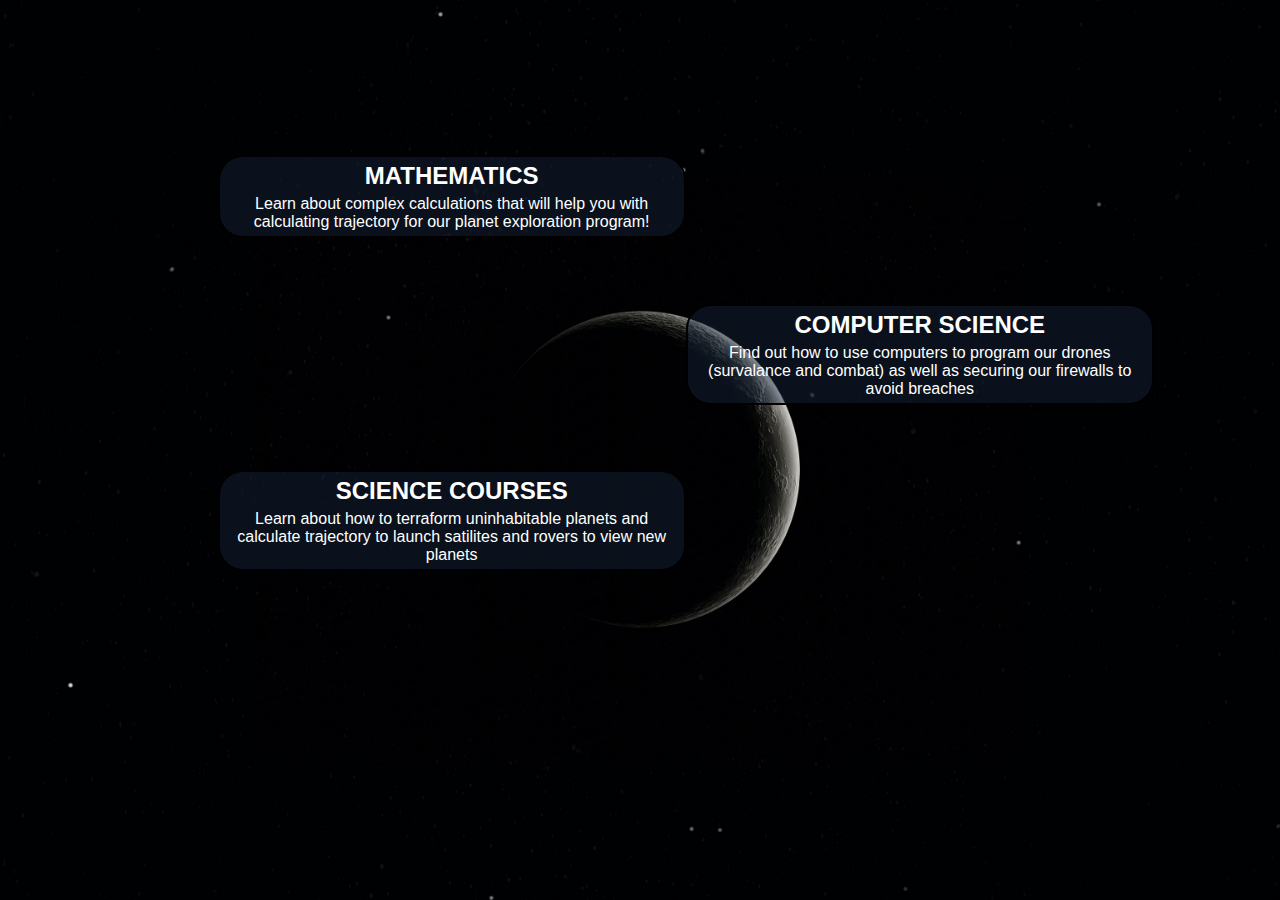
<file: challenges/web-exploitation/education-comes-first/public_html/whatWeDo.html>
<!DOCTYPE>

<html>
    <head>
        <meta charset="utf-8">
        <meta http-equiv="X-UA-Compatible" content="IE=edge">
        <title>Onmi Edu</title>
        <link rel="icon" type="image/x-icon" href="./assets/img/ship.png">
        <meta name="description" content="">
        <meta name="viewport" content="width=device-width, initial-scale=1">
        <link rel="stylesheet" href="./assets/css/whatWeDo.css">
        
        <!-- Source Code Pro Font -->
        <link rel="preconnect" href="https://fonts.googleapis.com">
        <link rel="preconnect" href="https://fonts.gstatic.com" crossorigin>
        <link href="https://fonts.googleapis.com/css2?family=Source+Code+Pro&display=swap" rel="stylesheet">
    </head>
    <body>
        <div class="container">
          <div class="classes">
            <ul>
                <div class="math-title"><h2>MATHEMATICS</h2>
                    <p class = "math-description">
                        Learn about complex calculations that will help you with calculating trajectory for our planet exploration program!
                    </p></div>
                    <div class="compsci-title"><h2>COMPUTER SCIENCE</h2>
                    <p class = "compsci-description">
                        Find out how to use computers to program our drones (survalance and combat) as well as securing our firewalls to avoid breaches
                    </p></div>
                    <div class="science-title"><h2>SCIENCE COURSES</h2>
                    <p>
                        Learn about how to terraform uninhabitable planets and calculate trajectory to launch satilites and rovers to view new planets 
                    </p></div> 
            </ul>
          </div>  
        </div>
    </body>
</html>
</file>
<file: challenges/OSINT/space-plan/source/style.css>
html,body{
    height: 100%;
    background-color: black;
}

.secret{
    position: absolute;
    top: 35%;
    left: 50%;
    transform: translate(-50%, -50%);
    text-align: center;
    color: red;
    font-size: 170px;
}

.scrollbox{ 
    height:100%; 
    width:400px; 
    overflow:auto; 
    background-color: black;
}


.section-two{
    color:white;
    background-image: "space.jpg";
    height: 90%;
    font-size: 40px;
}

.footer{
    position: relative;
    left: 0;
    bottom: 0;
    width: 100%;
    background-color: rgb(4, 9, 22);
}
</file>
<file: challenges/web-exploitation/chocolate-chips-with-zeroG/source/css/style.css>
@import url('https://fonts.googleapis.com/css2?family=Familjen+Grotesk:wght@400;600;700&display=swap');

*,
*::before, 
*::after {
    margin: 0;
    padding: 0;
    box-sizing: border-box;
}

body {
    font-family: 'Familjen Grotesk', sans-serif;
    background: #000;
    color: #fff;
}

a {
    text-decoration: none;
    color: #fff;
}

ul {
    list-style: none;
}

/* Header/Navbar */
.main-header {
    position: fixed;
    top: 0;
    left: 0;
    width: 100%;
    z-index: 3;
    display: flex;
    justify-content: space-between;
    align-items: center;
    text-transform: uppercase;
    height: 100px;
    padding: 0 30px;
}

/* Logo */
.logo {
    width: 210px;
    height: auto;
}

.logo img {
    padding-top: 40px;
    margin-left: 45px;
    display: block;
    width: 100px;
    height: auto;
}

/* Desktop Menu */
.desktop-main-menu {
    margin-right: 50px;
}

.desktop-main-menu ul {
    display: flex;
}

.desktop-main-menu ul li {
    position: relative;
    margin-right: 20px;
    padding-bottom: 2px;
}

/* Menu item bottom border */
.desktop-main-menu ul li a::after {
    content: '';
    position: absolute;
    bottom: 0;
    left: 0;
    width: 100%;
    height: 1px;
    background-color: #fff;
    transform: scaleX(0);
    transition: transform 0.6s cubic-bezier(0.19, 1, 0.22, 1);
    transform-origin: right center;
}

.desktop-main-menu ul li a:hover::after {
    transform: scaleX(1);
    transform-origin: left center;
    transition-duration: 0.4s;
}

/* Sections */
section {
    position: relative;
    height: 100vh;
    background-position: center center;
    background-repeat: no-repeat;
    background-size: cover;
    text-transform: uppercase;
}

.section-inner {
    position: absolute;
    bottom: 200px;
    left: 150px;
    max-width: 560px;
}

.section-inner h4 {
    font-size: 22px;
    margin-bottom: 5px;
    font-weight: 300;
    animation: fadeInUp 0.5s ease-in-out;
}

.section-inner h2 {
    font-size: 50px;
    font-weight: 700;
    margin-bottom: 20px;
    animation: fadeInUp 0.5s ease-in-out 0.2s;
    animation-fill-mode: both; /* Stop from showing at start of animation */
}

.section-inner a {
    animation: fadeInUp 0.5s ease-in-out 0.4s;
    animation-fill-mode: both; /* Stop from showing at start of animation */
}

/* Background Images */
.section-a {
    background-image: url('../img/section-a.webp');
}
.section-b {
    background-image: url('../img/section-b.webp');
}
.section-c {
    background-image: url('../img/section-c.webp');
}

.btn {
    position: relative;
    display: inline-block;
    cursor: pointer;
    text-align: center;
    min-width: 130px;
    padding: 15px 50px;
    margin-top: 10px;
    border: 2px solid #fff;
    text-transform: uppercase;
    font-weight: bold;
    overflow: hidden;
    z-index: 2;
}

.btn:hover span {
    color: #000;
}

.btn .hover {
    position: absolute;
    top: 0;
    left: 0;
    width: 100%;
    height: 100%;
    background-color: #fff;
    color: #000;
    z-index: -1;
    transform: translateY(100%);
    transition: transform 0.6s cubic-bezier(0.19, 1, 0.22, 1);
}

.btn:hover .hover {
    transform: translateY(0);
}

.scroll-arrow {
    position: absolute;
    bottom: 50px;
    left: 50%;
    transform: translateX(-50%);
    animation: fadeBounce 5s infinite;
}

/* Footer */
footer {
    position: relative;
    padding: 55px 0;
}

footer ul {
    display: flex;
    justify-content: center;
    align-items: center;
    flex-wrap: wrap;
}

footer ul li {
    margin-right: 30px;
    color: #aaa;
    text-transform: uppercase;
    font-size: 13px;
    line-height: 2.5;
}

footer ul li a {
    color: #fff;
    transition: color 0.6s;
}

footer ul li a:hover {
    color: #aaa;
}

/* Hamburger Menu */
.hamburger {
    position: fixed;
    top: 40px;
    right: 20px;
    z-index: 10;
    cursor: pointer;
    width: 20px;
    height: 20px;
    background: none;
    border: none;
}

.hamburger-top,
.hamburger-middle,
.hamburger-bottom {
    position: absolute;
    width: 20px;
    height: 2px;
    top: 0;
    left: 0;
    background: #fff;
    transition: all 0.5s;
}

.hamburger-middle {
    transform: translateY(5px);
}

.hamburger-bottom {
    transform: translateY(10px);
}

/* Overlay */
.overlay-show {
    position: fixed;
    top: 0;
    left: 0;
    width: 100%;
    height: 100%;
    background-color: rgba(0,0,0,0.5);
    z-index: 3;
}

/* Stop body scroll */
.stop-scrolling {
    overflow: hidden;
}

/* Hide mobile main menu items */
.mobile-only {
    display: none;
}

/* Transition Hamburger to X when open */
.open {
    transform: rotate(90deg);
}

.open .hamburger-top {
    transform: rotate(45deg) translateY(6px) translateX(6px);
}

.open .hamburger-middle {
    display: none;
}

.open .hamburger-bottom {
    transform: rotate(-45deg) translateY(6px) translateX(-6px);

}

/* Mobile Menu */
.mobile-main-menu {
    position: fixed;
    top: 0;
    right: 0;
    width: 350px;
    height: 100%;
    background: #000;
    z-index: 4;
    display: flex;
    align-items: center;
    justify-content: center;
    transform: translateX(100%);
    transition: transform 0.6s cubic-bezier(0.19, 1, 0.22, 1);
}

/* Bring Menu from right */
.show-menu {
    transform: translateX(0);
}

.mobile-main-menu ul {
    display: flex;
    flex-direction: column;
    align-items: end;
    justify-content: center;
    padding: 50px;
    width: 100%;
}

.mobile-main-menu ul li {
    margin-bottom: 20px;
    font-size: 18px;
    text-transform: uppercase;
    border-bottom: 1px #555 dotted;
    width: 100%;
    text-align: right;
    padding-bottom: 8px;
}

.mobile-main-menu ul li a {
    color: #fff;
    transition: color 0.6s;
}

.mobile-main-menu ul li a:hover {
    color: #aaa;
}

/* Inner Pages */
.bg-colony {
    background-image: url(../img/colony.jpeg);
}

.bg-corporate {
    background-image: url(../img/corporate.jpg);
}

.bg-orbital {
    background-image: url(../img/orbital.jpg);
}

.bg-deepSpace {
    background-image: url(../img/deepSpace.webp);
}

.section-animate {
    animation: fadeIn 2s ease-in-out;
}

.section-inner-center {
    position: absolute;
    top: 50%;
    left: 50%;
    transform: translate(-50%, -50%);
    text-transform: uppercase;
    text-align: center;
    width: 80%;
}

.section-inner-center h3 {
    font-size: 100px;
    margin-bottom: 15px;
    animation: fadeInUp 0.5s ease-in-out;
}

.section-inner-center p {
    font-size: 20px;
    animation: fadeInUp 0.5s ease-in-out 0.2s;
    animation-fill-mode: both;
}

.section-inner-center h6 {
    font-size: 30px;
    text-transform: none;
}

/* Stats */
.stats {
    max-width: 960px;
    margin: 0 auto;
    display: flex;
    align-items: center;
    justify-content: space-between;
    text-align: center;
    text-transform: uppercase;
}

.stats div span {
    font-size: 160px;
}

.stats div h4 {
    font-size: 24px;
    font-weight: 300;
}

.hidden a {
    opacity: 0;
}

/* Login Form */
#login-form {
    position: absolute;
    top: 50%;
    left: 50%;
    transform: translate(-50%, -50%);
    padding-top: 180px;
}
.login {
    display: flex;
    flex-direction: column;
    justify-content: center;
    align-items: center;
    max-width: fit-content;
}

.login input {
    color: #fff;
    background: none;
    font-weight: bold;
    border: 2px solid #fff;
    border-radius: 10px;
    margin-bottom: 10px;
    text-align: center;
    padding: 5px;
}

.login input[type="submit"] {
    padding: 10px 20px;
}

.login input[type="submit"]:hover {
    color: #000;
    background-color: #fff;
}

/* Animations */

@keyframes fadeInUp {
    0% {
        opacity: 0;
        transform: translateY(140px);
    }

    100% {
        opacity: 1;
        transform: translateY(0);
    }
}

@keyframes fadeIn {
    0% {
        opacity: 0;
    }

    100% {
        opacity: 1;
    }
}

@keyframes fadeBounce {
    0%,
    20%,
    50%,
    80%,
    100% {
        opacity: 0;
        transform: translateY(-20px);
    }

    40% {
        opacity: 1;
        transform: translateY(0);
    }
}

/* Media Queries */

@media(max-width: 960px) {
    /* Hide Desktop Menu */
    .desktop-main-menu {
        display: none;
    }
    /* Show main mobile items */
    .mobile-only {
        display: block;
    }

    .section-inner-center h3 {
        font-size: 75px;
    }
}

@media(max-width: 600px) {
    .section-inner {
        bottom: 75px;
        left: 20px;
    }

    .section-inner h2 {
        font-size: 40px;
    }

    footer ul li:first-child {
        position: absolute;
        top: 30px;
        left: 50%;
        transform: translate(-50%, -50%);
    }

    footer ul li {
        margin-right: 15px;
    }

    .logo {
        width: 150px;
        margin: auto;
    }

    .logo img {
        width: 70px;
        padding-top: 5px;
    }

    .logo h3 {
        display: none;
    }

    .section-inner-center h3 {
        font-size: 50px;
    }

    /* Stats */
    .stats {
        flex-direction: column;
    }

    .stats div {
        margin-bottom: 20px;
    }
}
</file>
<file: challenges/web-exploitation/education-comes-first/public_html/assets/css/home.css>
*{
    margin: 0;
    padding: 0;
    font-family: sans-serif;
}

.hero{
    width: 100%;
    height: 100vh;
    background-image: url(../img/space2.png);
    background-size:cover;
    background-position: center;
    position: relative;
    overflow: hidden;

}

.logo{
    width:70px;
    height: 100px;
    cursor:pointer;
}

.navbar{
    width:85%;
    height:15%;
    margin:auto;
    display:flex;
    align-items:center;
    justify-content: space-between;
}

button{
    color: #fbfcfd;
    padding:15px;
    background: transparent;
    border: 1px solid #fff;
    border-radius: 20px;
    outline: none;
    cursor: pointer;
}

.content{
    color: #fbfcfd;
    position:absolute;
    top:50%;
    left:8%;
    transform: translateY(-50%);
    z-index: 2;
}

h1{
    font-size: 80px;
    margin:10px 0 30px;
    line-height: 80px;
}
.sidebar{
    width:50px;
    height:100vh;
    background: linear-gradient(#00545d, #000279);
    position: absolute;
    right:0;
    top:0;
}

.bubbles img{
    width:50px;
    animation: bubble 7s linear infinite;
}

.bubbles{
    width:100%;
    display:flex;
    align-items: center;
    justify-content: space-around;
    position: absolute;
    bottom:-70px;
}

@keyframes bubble{
    0%{
        transform: translateY(0);
        opacity: 0;
    }
    50%{
        opacity: 1;
    }
    70%{
        opacity: 1;
    }
    100%{
        transform: translateY(-80vh);
        opacity: 0;
    }
}

.bubbles img:nth-child(1){
    animation-delay:2s;
    width:25px;
}
.bubbles img:nth-child(2){
    animation-delay:1s;
}
.bubbles img:nth-child(3){
    animation-delay:3s;
    width:25px;
}
.bubbles img:nth-child(4){
    animation-delay:4.5s;
}
.bubbles img:nth-child(5){
    animation-delay:3s;
}
.bubbles img:nth-child(6){
    animation-delay:6s;
    width:20px;
}
.bubbles img:nth-child(7){
    animation-delay:7s;
    width:35px;
}
</file>
<file: challenges/web-exploitation/education-comes-first/public_html/assets/css/about.css>
*{
    margin: 0;
    padding: 0;
    font-family: sans-serif;
}

body{
    width: 100%;
    height: 100vh;
    background-image: url(../img/space3.png);
    background-size:cover;
    background-position: center;
    position: relative;
    overflow: hidden;
    text-align: center;
    color: white;
}
.mission{
    margin-top:8%;
    background-color: rgba(25, 43, 67, 0.2);
    border: 2px solid black;
    border-radius: 25px;
}

.challenge{
    margin-top: 2%;
    margin-top:8%;
    background-color: rgba(25, 43, 67, 0.2);
    border: 2px solid black;
    border-radius: 25px;
}

.solution{
    margin-top: 2%;
    margin-top:8%;
    background-color: rgba(25, 43, 67, 0.2);
    border: 2px solid black;
    border-radius: 25px;
}
</file>
<file: challenges/web-exploitation/education-comes-first/public_html/assets/css/whatWeDo.css>
*{
    margin: 0;
    padding: 0;
    font-family: sans-serif;
    box-sizing: inherit;
    box-sizing: border-box;
}

body{
    width: 100%;
    height: 100vh;
    background-image: url(../img/space.png);
    background-size:cover;
    background-position: center;
    position: relative;
    overflow: hidden;
}

.classes{
    overflow: hidden;
    grid-column: 2/-1;
    color: white;
    display: inline-block;
    margin-left: 17%;
    margin-top: 7%;
}

.classes ul{
    text-align: center;
    margin: 0 auto;
}

.classes :hover{
    color: red;
}

p{
    margin-top: 5px;
}
.math-title{
    background-color: rgba(25, 43, 67, 0.4);
    border: 2px solid black;
    border-radius: 25px;
    margin-top: 7%;
    margin-right: 50%;
    padding:5px;
}

.compsci-title{
    background-color: rgba(25, 43, 67, 0.4);
    border: 2px solid black;
    border-radius: 25px;
    margin-top: 7%;
    margin-left: 50%;
    padding:5px;
}

.science-title{
    background-color: rgba(25, 43, 67, 0.4);
    border:2px solid black;
    border-radius: 25px;
    padding:5px;
    margin-top: 7%;
    margin-right:50%;
}
.classes a:hover{
    background-color: rgba(0, 0, 0, 0.4);
}
</file>
